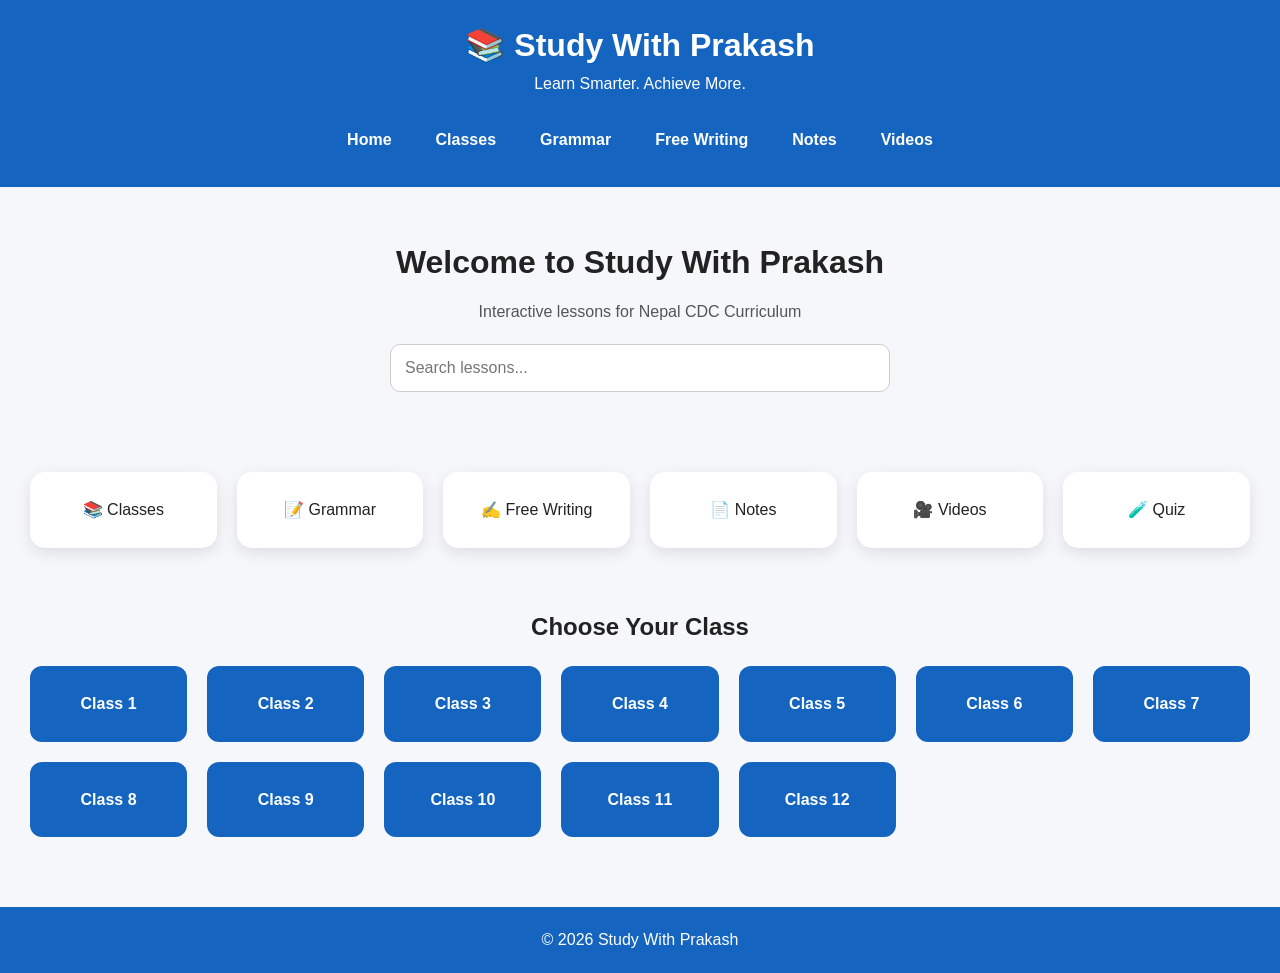
<file: index.html>
<!DOCTYPE html>
<html lang="en">
<head>
<meta charset="UTF-8">
<meta name="viewport" content="width=device-width, initial-scale=1.0">
<title>Study With Prakash</title>

<link rel="stylesheet" href="css/style.css">
    <link rel="stylesheet" href="css/theme.css">
<link rel="stylesheet" href="css/components.css">
    <link rel="stylesheet" href="css/layout.css">
<link rel="stylesheet" href="css/navigation.css">
<link rel="stylesheet" href="css/cards.css">
<link rel="stylesheet" href="css/responsive.css">
</head>

<body>

<header>
    <div class="logo">
        <h1>📚 Study With Prakash</h1>
        <p>Learn Smarter. Achieve More.</p>
    </div>

    <nav>
        <a href="#">Home</a>
        <a href="#">Classes</a>
        <a href="#">Grammar</a>
        <a href="#">Free Writing</a>
        <a href="#">Notes</a>
        <a href="#">Videos</a>
    </nav>
</header>

<section class="hero">
    <h2>Welcome to Study With Prakash</h2>
    <p>Interactive lessons for Nepal CDC Curriculum</p>

    <input
        type="text"
        id="search"
        placeholder="Search lessons...">
</section>

<section class="quick-links">

<div class="card">📚 Classes</div>
<div class="card">📝 Grammar</div>
<div class="card">✍ Free Writing</div>
<div class="card">📄 Notes</div>
<div class="card">🎥 Videos</div>
<div class="card">🧪 Quiz</div>

</section>

<section class="classes">

<h2>Choose Your Class</h2>

<div class="class-grid" id="class-grid">
</div>

</section>

<footer>

<p>© 2026 Study With Prakash</p>

</footer>

<script src="js/app.js"></script>

</body>
</html>
</file>
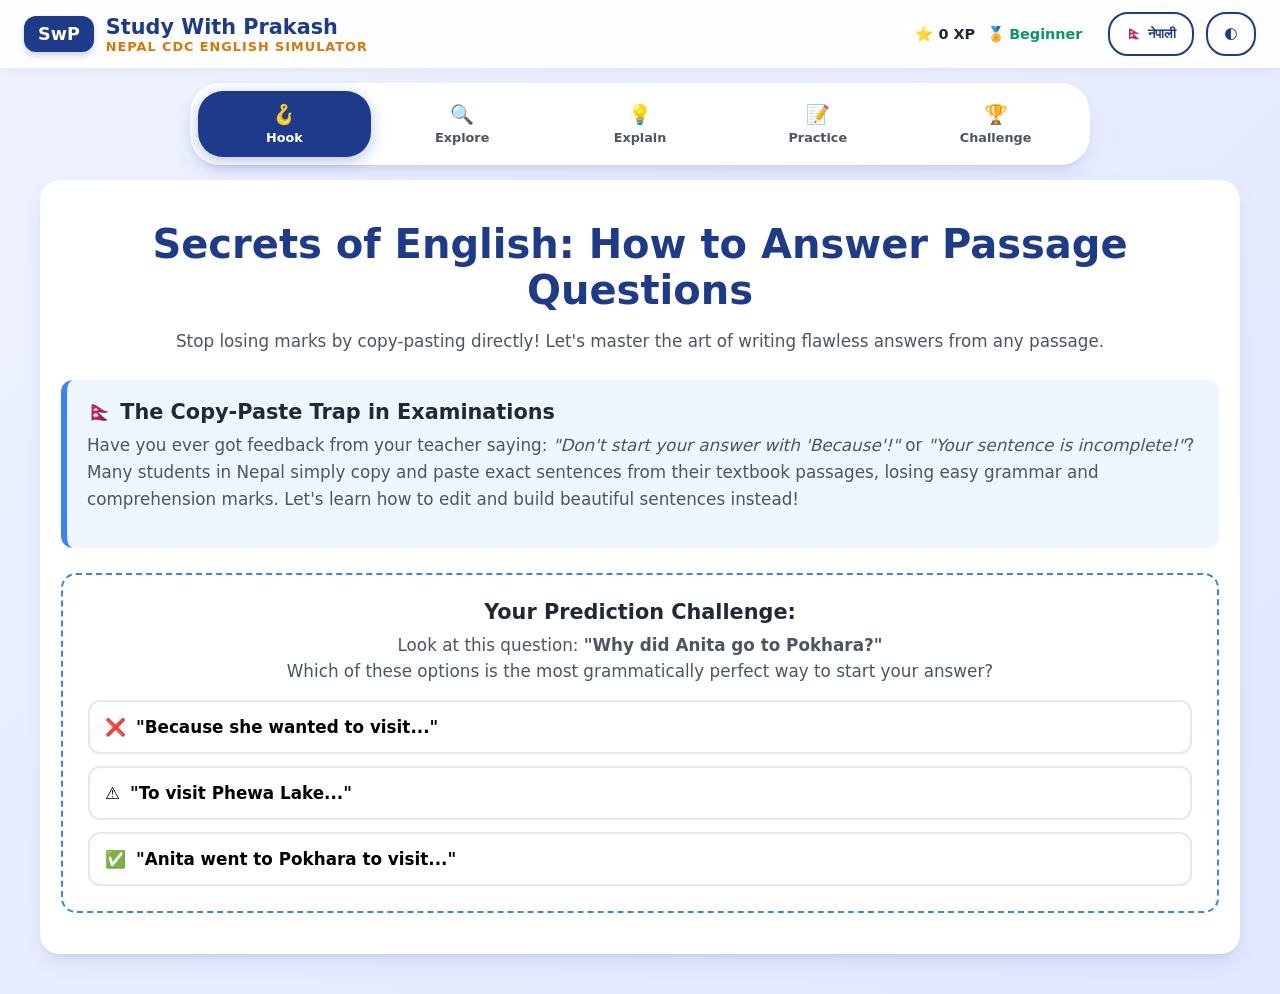
<file: simulations/class4/english/grammar/prepositions/index.html>
<!DOCTYPE html>
<html lang="en">
<head>
  <meta charset="UTF-8">
  <meta name="viewport" content="width=device-width, initial-scale=1.0">
  <title>Study With Prakash - How to Write Answers from a Passage</title>
  <style>
    :root {
      --primary: #1e3a8a; /* Deep Royal Blue */
      --primary-light: #3b82f6; /* Blue-500 */
      --accent: #d97706; /* Amber-600 */
      --success: #059669; /* Emerald-600 */
      --danger: #dc2626; /* Red-600 */
      --bg-gradient: linear-gradient(135deg, #eef2ff 0%, #e0e7ff 100%);
      --card-bg: #ffffff;
      --text-main: #1f2937;
      --text-muted: #4b5563;
      --shadow: 0 10px 25px -5px rgba(30, 58, 138, 0.1), 0 8px 10px -6px rgba(30, 58, 138, 0.1);
      --font-family: 'Noto Sans', 'Noto Sans Devanagari', system-ui, -apple-system, sans-serif;
    }

    .high-contrast {
      --primary: #000080;
      --primary-light: #0000ff;
      --accent: #ffaa00;
      --success: #008000;
      --danger: #ff0000;
      --bg-gradient: linear-gradient(135deg, #000000 0%, #111111 100%);
      --card-bg: #1c1c1c;
      --text-main: #ffffff;
      --text-muted: #dddddd;
      --shadow: 0 0 15px rgba(255, 255, 255, 0.2);
    }

    * {
      box-sizing: border-box;
      margin: 0;
      padding: 0;
      font-family: var(--font-family);
      -webkit-tap-highlight-color: transparent;
    }

    body {
      background: var(--bg-gradient);
      color: var(--text-main);
      min-height: 100vh;
      display: flex;
      flex-direction: column;
      overflow-x: hidden;
      transition: background 0.3s, color 0.3s;
    }

    /* HEADER */
    header {
      background: rgba(255, 255, 255, 0.9);
      backdrop-filter: blur(8px);
      padding: 12px 24px;
      display: flex;
      justify-content: space-between;
      align-items: center;
      box-shadow: 0 2px 10px rgba(0,0,0,0.05);
      position: sticky;
      top: 0;
      z-index: 100;
      transition: background 0.3s;
    }

    .high-contrast header {
      background: rgba(28, 28, 28, 0.95);
    }

    .brand {
      display: flex;
      align-items: center;
      gap: 12px;
    }

    .logo-container {
      background: var(--primary);
      color: white;
      font-weight: 800;
      padding: 8px 14px;
      border-radius: 12px;
      font-size: 1.1rem;
      box-shadow: 0 4px 6px rgba(30, 58, 138, 0.2);
    }

    .brand-title {
      font-size: 1.3rem;
      font-weight: 800;
      color: var(--primary);
    }
    
    .channel-tag {
      color: var(--accent);
      font-size: 0.8rem;
      text-transform: uppercase;
      letter-spacing: 1px;
      font-weight: 700;
    }

    .controls-top {
      display: flex;
      align-items: center;
      gap: 12px;
    }

    button.btn-header {
      background: var(--card-bg);
      border: 2px solid var(--primary);
      color: var(--primary);
      padding: 8px 16px;
      border-radius: 20px;
      font-weight: 700;
      cursor: pointer;
      display: flex;
      align-items: center;
      gap: 6px;
      transition: all 0.2s;
      min-height: 44px;
    }

    button.btn-header:hover {
      background: var(--primary);
      color: white;
      transform: translateY(-2px);
    }

    /* GAMIFICATION BAR */
    .gamification-bar {
      display: flex;
      align-items: center;
      gap: 12px;
      background: rgba(255, 255, 255, 0.5);
      padding: 6px 14px;
      border-radius: 15px;
      font-size: 0.9rem;
      font-weight: bold;
    }
    .high-contrast .gamification-bar {
      background: rgba(255, 255, 255, 0.1);
    }

    .xp-badge {
      background: var(--accent);
      color: white;
      padding: 2px 8px;
      border-radius: 10px;
      font-weight: 800;
    }

    .badge-unlocked {
      display: flex;
      align-items: center;
      gap: 4px;
      color: var(--success);
    }

    /* 5E NAVIGATION TABS */
    .nav-tabs {
      display: flex;
      justify-content: center;
      background: var(--card-bg);
      padding: 8px;
      margin: 15px auto;
      border-radius: 30px;
      max-width: 900px;
      width: 95%;
      box-shadow: var(--shadow);
      gap: 5px;
    }

    .tab-btn {
      flex: 1;
      border: none;
      background: transparent;
      padding: 12px 8px;
      font-size: 1rem;
      font-weight: 700;
      border-radius: 25px;
      cursor: pointer;
      color: var(--text-muted);
      transition: all 0.3s ease;
      display: flex;
      flex-direction: column;
      align-items: center;
      gap: 4px;
      min-height: 52px;
      justify-content: center;
    }

    .tab-btn span.tab-icon {
      font-size: 1.2rem;
    }

    .tab-btn span.tab-label {
      font-size: 0.8rem;
    }

    .tab-btn.active {
      background: var(--primary);
      color: white;
      box-shadow: 0 4px 15px rgba(30, 58, 138, 0.3);
    }

    /* MAIN CONTAINER */
    main {
      flex: 1;
      max-width: 1200px;
      width: 95%;
      margin: 0 auto 40px auto;
      display: flex;
      flex-direction: column;
    }

    .screen {
      display: none;
      animation: fadeIn 0.4s ease-out forwards;
    }

    .screen.active {
      display: block;
    }

    @keyframes fadeIn {
      from { opacity: 0; transform: translateY(15px); }
      to { opacity: 1; transform: translateY(0); }
    }

    /* CARDS & LAYOUT */
    .grid-2 {
      display: grid;
      grid-template-columns: 1.1fr 0.9fr;
      gap: 24px;
    }

    @media (max-width: 850px) {
      .grid-2 {
        grid-template-columns: 1fr;
      }
      .nav-tabs {
        border-radius: 15px;
        flex-wrap: wrap;
      }
      .tab-btn {
        flex: unset;
        width: 30%;
      }
    }

    .card {
      background: var(--card-bg);
      border-radius: 20px;
      padding: 24px;
      box-shadow: var(--shadow);
      border: 1px solid rgba(255,255,255,0.4);
      transition: background 0.3s, border 0.3s;
    }

    .high-contrast .card {
      border: 2px solid white;
    }

    h2 {
      color: var(--primary);
      font-size: 1.8rem;
      margin-bottom: 12px;
      display: flex;
      align-items: center;
      gap: 8px;
    }

    h3 {
      font-size: 1.3rem;
      margin-bottom: 8px;
      color: var(--text-main);
    }

    p {
      line-height: 1.6;
      color: var(--text-muted);
      margin-bottom: 15px;
      font-size: 1.05rem;
    }

    /* SCREEN 1: HOOK (ENGAGE) */
    .hook-hero {
      text-align: center;
      padding: 40px 20px;
    }

    .hook-title {
      font-size: 2.5rem;
      font-weight: 900;
      color: var(--primary);
      margin-bottom: 15px;
      animation: pulse 2.5s infinite alternate;
    }

    @keyframes pulse {
      0% { transform: scale(1); }
      100% { transform: scale(1.02); }
    }

    .nepal-context-box {
      background: #eff6ff;
      border-left: 6px solid var(--primary-light);
      padding: 20px;
      border-radius: 12px;
      margin: 25px 0;
      text-align: left;
    }
    .high-contrast .nepal-context-box {
      background: #001133;
      border-left: 6px solid var(--primary-light);
    }

    .prediction-area {
      background: var(--card-bg);
      border: 2px dashed var(--primary-light);
      border-radius: 15px;
      padding: 25px;
      margin-top: 25px;
    }

    .options-grid {
      display: grid;
      grid-template-columns: 1fr;
      gap: 12px;
      margin-top: 15px;
    }

    .btn-option {
      background: var(--card-bg);
      border: 2px solid #e5e7eb;
      padding: 15px;
      border-radius: 12px;
      font-size: 1.05rem;
      font-weight: 700;
      cursor: pointer;
      transition: all 0.2s;
      text-align: left;
      display: flex;
      align-items: center;
      gap: 10px;
    }

    .btn-option:hover {
      border-color: var(--primary);
      background: #eff6ff;
    }

    .btn-option.selected {
      border-color: var(--primary);
      background: var(--primary);
      color: white;
    }

    /* SCREEN 2: EXPLORE (THE SCANNING & MORPHING LAB) */
    .explore-panel {
      display: flex;
      flex-direction: column;
      gap: 20px;
    }

    .passage-container {
      background: #fafafa;
      border: 2px solid #e5e7eb;
      border-radius: 15px;
      padding: 20px;
      position: relative;
    }
    .high-contrast .passage-container {
      background: #111;
      border-color: white;
    }

    .passage-title {
      font-size: 1.1rem;
      font-weight: 800;
      text-transform: uppercase;
      letter-spacing: 0.5px;
      color: var(--primary);
      margin-bottom: 12px;
      border-bottom: 2px solid #e5e7eb;
      padding-bottom: 6px;
    }

    .passage-text {
      font-size: 1.15rem;
      line-height: 1.8;
      color: var(--text-main);
    }

    /* Interactive scanning sentences */
    .scan-sentence {
      cursor: pointer;
      padding: 2px 4px;
      border-radius: 4px;
      transition: all 0.2s;
      background: transparent;
      display: inline;
    }

    .scan-sentence:hover {
      background: #fef08a; /* Soft Yellow Hover */
      color: black;
    }

    .scan-sentence.active-clue {
      background: #fef08a; /* Highlight Yellow */
      border-bottom: 2px dashed #ca8a04;
      color: black;
      font-weight: bold;
    }

    /* Target Question Container */
    .question-banner {
      background: var(--primary);
      color: white;
      padding: 15px 20px;
      border-radius: 12px;
      font-weight: 800;
      font-size: 1.2rem;
      display: flex;
      align-items: center;
      gap: 10px;
      box-shadow: 0 4px 6px rgba(0,0,0,0.05);
    }

    /* MORPHING LAB */
    .morph-visualizer {
      background: #f8fafc;
      border: 2px solid #e2e8f0;
      border-radius: 15px;
      padding: 20px;
    }
    .high-contrast .morph-visualizer {
      background: #181818;
      border-color: white;
    }

    .morph-step {
      display: flex;
      flex-direction: column;
      gap: 6px;
      margin-bottom: 15px;
      padding-bottom: 15px;
      border-bottom: 1px dashed #cbd5e1;
      animation: slideIn 0.3s ease-out forwards;
    }

    .morph-step:last-child {
      border-bottom: none;
      margin-bottom: 0;
      padding-bottom: 0;
    }

    @keyframes slideIn {
      from { opacity: 0; transform: translateY(10px); }
      to { opacity: 1; transform: translateY(0); }
    }

    .step-header {
      font-size: 0.85rem;
      text-transform: uppercase;
      font-weight: 800;
      letter-spacing: 0.5px;
      display: flex;
      align-items: center;
      gap: 6px;
    }

    .step-content {
      font-size: 1.15rem;
      font-weight: 700;
      padding: 10px 14px;
      border-radius: 8px;
    }

    .step-badge {
      padding: 2px 8px;
      border-radius: 12px;
      font-size: 0.75rem;
      color: white;
      font-weight: bold;
    }

    .btn-morph-action {
      background: var(--accent);
      color: white;
      font-size: 1.1rem;
      font-weight: bold;
      border: none;
      padding: 12px 24px;
      border-radius: 25px;
      cursor: pointer;
      width: 100%;
      transition: all 0.2s;
      margin-top: 15px;
      min-height: 48px;
    }

    .btn-morph-action:hover {
      background: #b45309;
      transform: translateY(-2px);
    }

    .btn-morph-action:disabled {
      background: #cbd5e1;
      color: #94a3b8;
      cursor: not-allowed;
      transform: none;
    }

    /* SCREEN 3: EXPLAIN (RULES OF THE GAME) */
    .explain-grid {
      display: grid;
      grid-template-columns: repeat(auto-fit, minmax(280px, 1fr));
      gap: 24px;
    }

    .explain-card {
      border-top: 6px solid var(--primary-light);
      display: flex;
      flex-direction: column;
      justify-content: space-between;
      min-height: 280px;
    }

    .rule-icon {
      font-size: 2.5rem;
      margin-bottom: 12px;
    }

    .rule-example-box {
      background: #f1f5f9;
      padding: 12px;
      border-radius: 10px;
      margin-top: 15px;
      font-size: 0.95rem;
    }
    .high-contrast .rule-example-box {
      background: #333;
    }

    /* SCREEN 4: PRACTICE (QUIZ) */
    .quiz-container {
      max-width: 900px;
      margin: 0 auto;
    }

    .quiz-question {
      font-size: 1.3rem;
      font-weight: bold;
      margin-bottom: 20px;
    }

    .quiz-options {
      display: grid;
      grid-template-columns: 1fr;
      gap: 12px;
    }

    .quiz-opt-btn {
      background: var(--card-bg);
      border: 2px solid #e5e7eb;
      padding: 16px;
      border-radius: 12px;
      text-align: left;
      font-size: 1.1rem;
      cursor: pointer;
      transition: all 0.2s;
      font-weight: 600;
    }

    .quiz-opt-btn:hover {
      border-color: var(--primary-light);
      background: #eff6ff;
    }

    .quiz-opt-btn.correct {
      background: #d1fae5;
      border-color: var(--success);
      color: #065f46;
    }

    .quiz-opt-btn.wrong {
      background: #fee2e2;
      border-color: var(--danger);
      color: #991b1b;
    }

    .feedback-box {
      margin-top: 20px;
      padding: 15px;
      border-radius: 10px;
      display: none;
      animation: fadeIn 0.3s;
    }

    /* SCREEN 5: CHALLENGE */
    .challenge-card {
      border: 2px solid var(--accent);
      background: linear-gradient(to bottom right, #ffffff, #fffbeb);
      position: relative;
      overflow: hidden;
    }
    .high-contrast .challenge-card {
      background: #111;
      border-color: var(--accent);
    }

    .challenge-card::before {
      content: '📝';
      position: absolute;
      right: 15px;
      top: 15px;
      font-size: 4rem;
      opacity: 0.15;
    }

    /* DIALOGS / POPUPS */
    .overlay {
      position: fixed;
      top: 0;
      left: 0;
      right: 0;
      bottom: 0;
      background: rgba(0,0,0,0.6);
      z-index: 1000;
      display: flex;
      justify-content: center;
      align-items: center;
      opacity: 0;
      pointer-events: none;
      transition: opacity 0.3s ease;
    }

    .overlay.active {
      opacity: 1;
      pointer-events: auto;
    }

    .modal {
      background: var(--card-bg);
      border-radius: 20px;
      max-width: 500px;
      width: 90%;
      padding: 30px;
      text-align: center;
      box-shadow: 0 20px 25px -5px rgba(0,0,0,0.3);
      transform: scale(0.9);
      transition: transform 0.3s ease;
    }

    .overlay.active .modal {
      transform: scale(1);
    }

    .modal-icon {
      font-size: 4rem;
      margin-bottom: 15px;
    }

    .btn-action {
      background: var(--primary);
      color: white;
      padding: 12px 24px;
      border: none;
      border-radius: 30px;
      font-size: 1.1rem;
      font-weight: 700;
      cursor: pointer;
      margin-top: 20px;
      box-shadow: 0 4px 6px rgba(30, 58, 138, 0.2);
    }

    .btn-action:hover {
      background: var(--primary-light);
    }

    /* FOOTER */
    footer {
      text-align: center;
      padding: 20px;
      background: rgba(255,255,255,0.8);
      font-size: 0.9rem;
      font-weight: 500;
      margin-top: auto;
    }
    .high-contrast footer {
      background: #111;
    }

    .flex-center {
      display: flex;
      align-items: center;
      justify-content: center;
      gap: 10px;
    }

    .badge {
      padding: 4px 10px;
      border-radius: 8px;
      font-weight: 700;
      font-size: 0.8rem;
    }

    .badge-blue { background: #dbeafe; color: #1e3a8a; }
    .badge-amber { background: #fef3c7; color: #b45309; }
  </style>
</head>
<body>

  <!-- HEADER -->
  <header>
    <div class="brand">
      <div class="logo-container">SwP</div>
      <div>
        <div class="brand-title">Study With Prakash</div>
        <div class="channel-tag" id="tag-sub">Nepal CDC English Simulator</div>
      </div>
    </div>

    <!-- GAMIFICATION AND SETTINGS -->
    <div class="controls-top">
      <div class="gamification-bar">
        <span>⭐ <span id="xp-val">0</span> XP</span>
        <span class="badge-unlocked" id="badge-alert">🏅 <span id="badge-name">Beginner</span></span>
      </div>
      <button class="btn-header" id="lang-btn" onclick="toggleLanguage()">
        🇳🇵 नेपाली
      </button>
      <button class="btn-header" id="contrast-btn" onclick="toggleContrast()" aria-label="Contrast Toggle">
        🌓
      </button>
    </div>
  </header>

  <!-- 5E NAVIGATION TABS -->
  <nav class="nav-tabs" aria-label="Simulation Stage Navigation">
    <button class="tab-btn active" onclick="switchTab(0)" id="tab-0">
      <span class="tab-icon">🪝</span>
      <span class="tab-label" id="lbl-tab-0">Hook</span>
    </button>
    <button class="tab-btn" onclick="switchTab(1)" id="tab-1">
      <span class="tab-icon">🔍</span>
      <span class="tab-label" id="lbl-tab-1">Explore</span>
    </button>
    <button class="tab-btn" onclick="switchTab(2)" id="tab-2">
      <span class="tab-icon">💡</span>
      <span class="tab-label" id="lbl-tab-2">Explain</span>
    </button>
    <button class="tab-btn" onclick="switchTab(3)" id="tab-3">
      <span class="tab-icon">📝</span>
      <span class="tab-label" id="lbl-tab-3">Practice</span>
    </button>
    <button class="tab-btn" onclick="switchTab(4)" id="tab-4">
      <span class="tab-icon">🏆</span>
      <span class="tab-label" id="lbl-tab-4">Challenge</span>
    </button>
  </nav>

  <!-- MAIN SCENE CONTAINER -->
  <main>
    
    <!-- SCREEN 1: HOOK (ENGAGE) -->
    <div id="screen-0" class="screen active">
      <div class="hook-hero card">
        <h1 class="hook-title" id="hk-title">Secrets of English: How to Answer Passage Questions</h1>
        <p id="hk-subtitle">Stop losing marks by copy-pasting directly! Let's master the art of writing flawless answers from any passage.</p>
        
        <!-- Local Nepal Context -->
        <div class="nepal-context-box">
          <h3 id="hk-np-heading">🇳🇵 The Copy-Paste Trap in Examinations</h3>
          <p id="hk-np-body">Have you ever got feedback from your teacher saying: <i>"Don't start your answer with 'Because'!"</i> or <i>"Your sentence is incomplete!"</i>? Many students in Nepal simply copy and paste exact sentences from their textbook passages, losing easy grammar and comprehension marks. Let's learn how to edit and build beautiful sentences instead!</p>
        </div>

        <!-- Interactive Prediction Activity -->
        <div class="prediction-area">
          <h3 id="hk-pred-q">Your Prediction Challenge:</h3>
          <p id="hk-pred-desc">Look at this question: <b>"Why did Anita go to Pokhara?"</b><br>Which of these options is the most grammatically perfect way to start your answer?</p>
          <div class="options-grid">
            <button class="btn-option" onclick="makePrediction('because')" id="opt-because">
              <span>❌</span> <span>"Because she wanted to visit..."</span>
            </button>
            <button class="btn-option" onclick="makePrediction('to')" id="opt-to">
              <span>⚠️</span> <span>"To visit Phewa Lake..."</span>
            </button>
            <button class="btn-option" onclick="makePrediction('anita')" id="opt-anita">
              <span>✅</span> <span>"Anita went to Pokhara to visit..."</span>
            </button>
          </div>
          <div id="prediction-feedback" class="feedback-box" style="margin-top:20px;"></div>
        </div>
      </div>
    </div>

    <!-- SCREEN 2: EXPLORE (SCANNING & MORPHING LAB) -->
    <div id="screen-1" class="screen">
      <div class="grid-2">
        
        <!-- Interactive Passage Scanner -->
        <div class="explore-panel">
          <div class="question-banner">
            <span>❓</span>
            <span id="target-question">Target Question: Why did Pasang visit Namche Bazaar?</span>
          </div>

          <div class="passage-container card">
            <div class="passage-title" id="p-title">A Journey to Everest Region</div>
            <div class="passage-text" id="p-body">
              <span class="scan-sentence" id="s1" onclick="scanSentence(1)">Pasang was a smart young boy from Solukhumbu.</span> 
              <span class="scan-sentence" id="s2"

                <section id="activity1" class="card">

    <h2>🐱 Activity 1 - Where is the Cat?</h2>

    <div id="playground">

        <div id="cat">🐱</div>

        <div id="box">📦</div>

    </div>

    <p id="sentence">
        The cat is ____ the box.
    </p>

    <div class="button-group">

        <button id="btnIn">IN</button>

        <button id="btnOn">ON</button>

        <button id="btnUnder">UNDER</button>

        <button id="btnBehind">BEHIND</button>

    </div>

              </section>
</file>
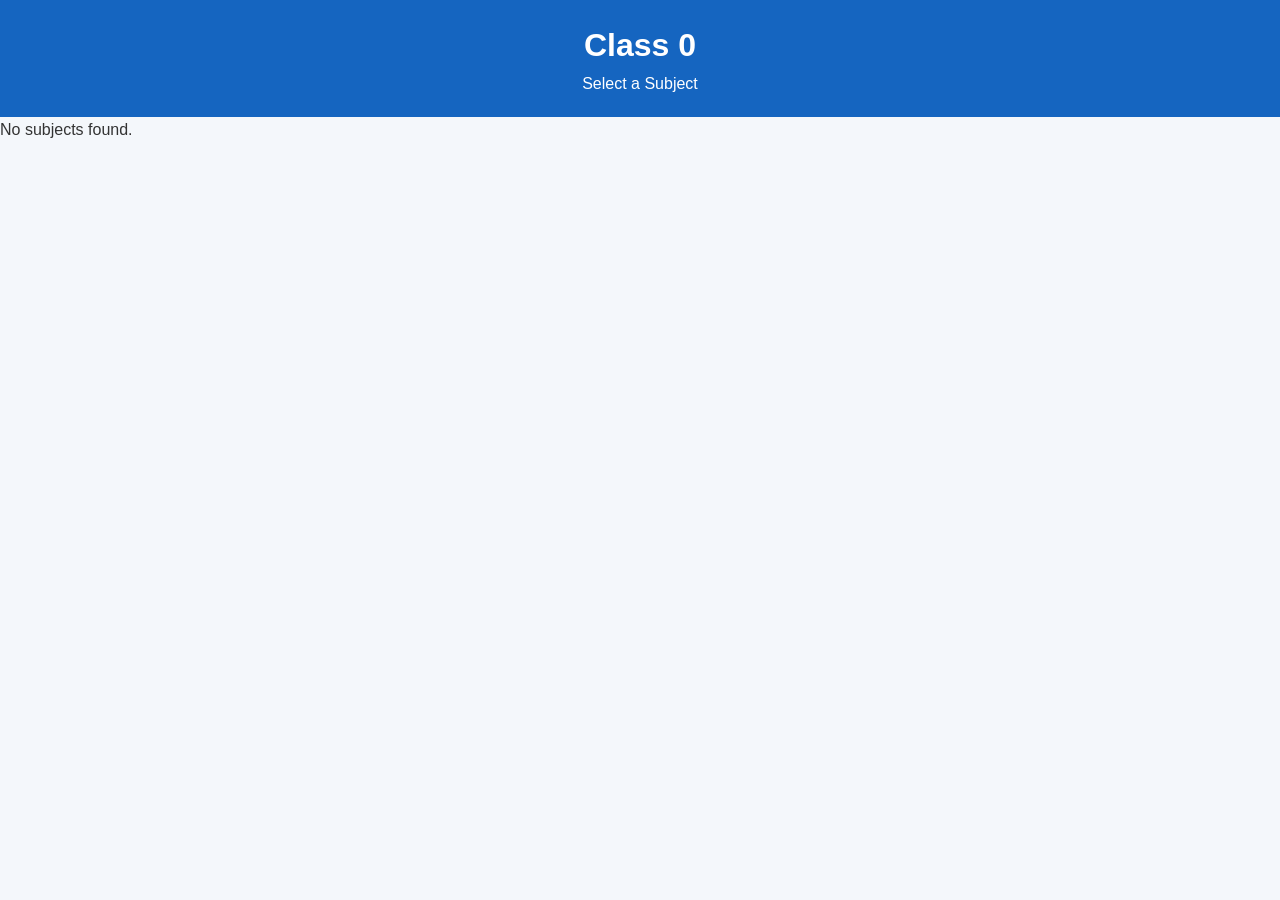
<file: pages/class.html>
<!DOCTYPE html>
<html lang="en">
<head>
    <meta charset="UTF-8">
    <meta name="viewport" content="width=device-width, initial-scale=1.0">
    <title>Study With Prakash - Class</title>
    <link rel="stylesheet" href="../css/style.css">
    <link rel="stylesheet" href="../css/layout.css">
<link rel="stylesheet" href="../css/navigation.css">
<link rel="stylesheet" href="../css/cards.css">
<link rel="stylesheet" href="../css/responsive.css">
</head>
<body>

<header>
    <h1 id="class-title">Class</h1>
    <p>Select a Subject</p>
</header>

<main>
    <div class="class-grid" id="subject-grid"></div>
</main>

<script src="../js/class.js"></script>

</body>
</html>
</file>
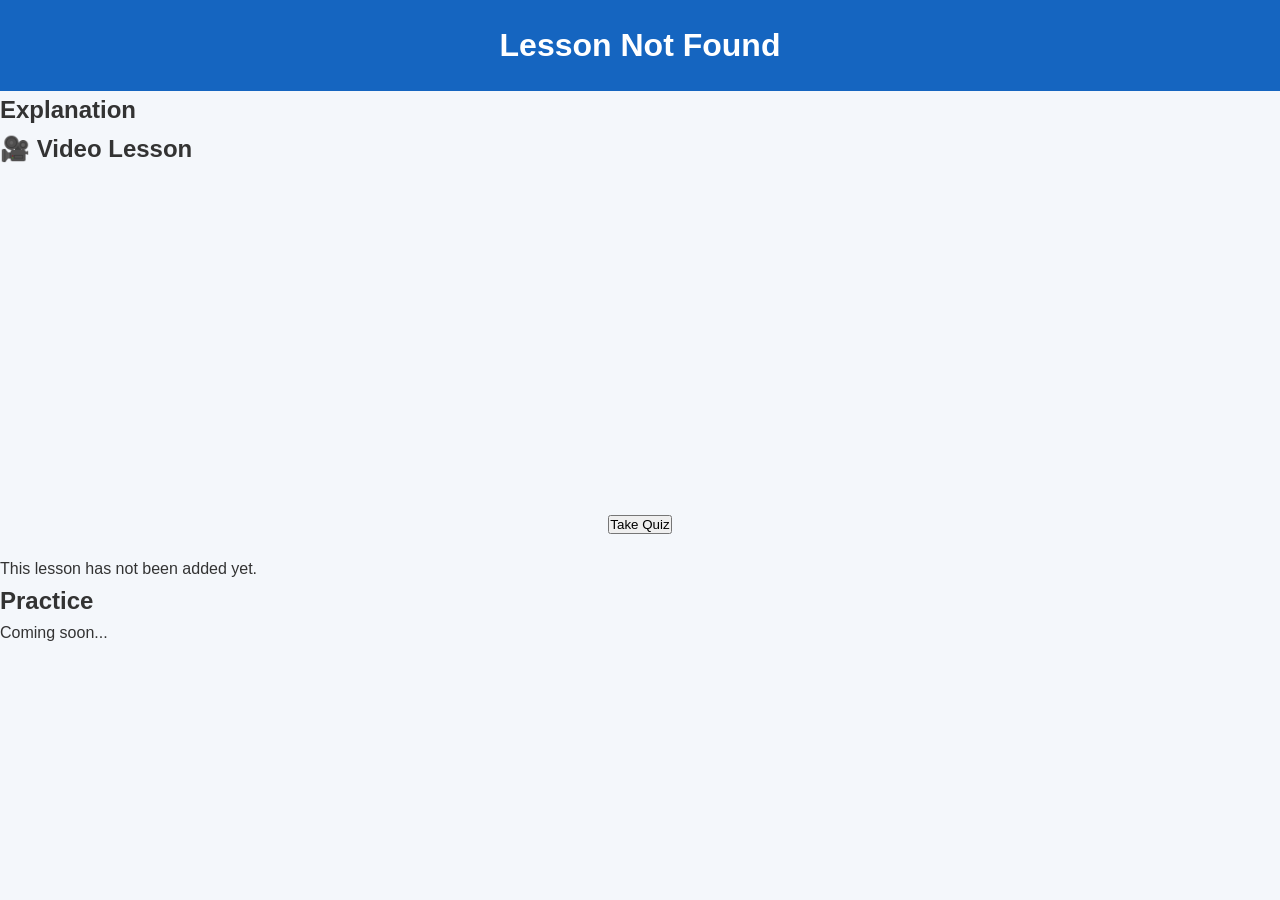
<file: pages/lesson.html>
<!DOCTYPE html>
<html lang="en">
<head>
<meta charset="UTF-8">
<meta name="viewport" content="width=device-width, initial-scale=1.0">

<title>Lesson - Study With Prakash</title>

<link rel="stylesheet" href="../css/style.css">
    <link rel="stylesheet" href="../css/layout.css">
<link rel="stylesheet" href="../css/navigation.css">
<link rel="stylesheet" href="../css/cards.css">
<link rel="stylesheet" href="../css/responsive.css">
</head>

<body>

<header>
    <h1 id="lesson-title">Lesson</h1>
</header>

<main>

<div class="lesson-box">

<h2>Explanation</h2>
    <div class="lesson-box">
    <h2>🎥 Video Lesson</h2>

    <iframe
        id="lesson-video"
        width="100%"
        height="315"
        src=""
        frameborder="0"
        allowfullscreen>
        <div class="lesson-box">
    <h2>🎮 Interactive Simulation</h2>

    <button id="simulationButton" style="display:none;">
        ▶ Start Interactive Simulation
    </button>

    <p id="simulationMessage">
        No simulation available for this lesson.
    </p>
        </div>
    </iframe>
<div style="text-align:center; margin:20px;">
    <button id="quizButton">Take Quiz</button>
</div>
    </div>
<p id="lesson-content">
Lesson content will appear here.
</p>

</div>


<div class="lesson-box">

<h2>Practice</h2>
<div id="practice">
Coming soon...
</div>

</div>

</main>


<script src="../js/lesson.js"></script>

</body>
</html>
</file>
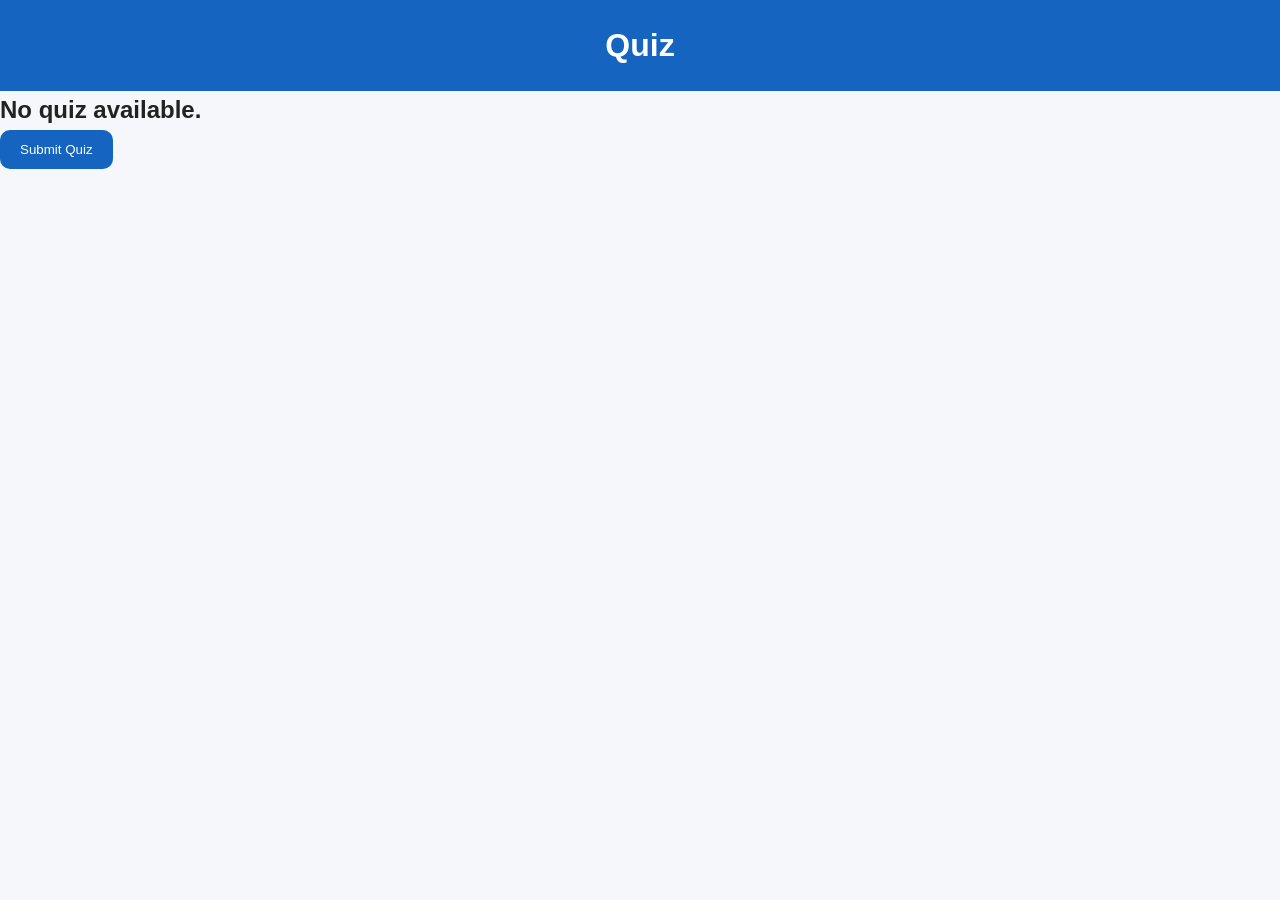
<file: pages/quiz.html>
<!DOCTYPE html>
<html>
<head>
    <title>Quiz</title>
    <link rel="stylesheet" href="../css/style.css">
    <link rel="stylesheet" href="../css/theme.css">
    <link rel="stylesheet" href="../css/components.css">
    <link rel="stylesheet" href="../css/layout.css">
<link rel="stylesheet" href="../css/navigation.css">
<link rel="stylesheet" href="../css/cards.css">
<link rel="stylesheet" href="../css/responsive.css">
</head>

<body>

<header>
<h1>Quiz</h1>
</header>

<main>

<div id="quiz-container"></div>

<button id="submit-btn">Submit Quiz</button>

<h2 id="score"></h2>

</main>

<script src="../js/quiz.js"></script>

</body>
</html>
</file>
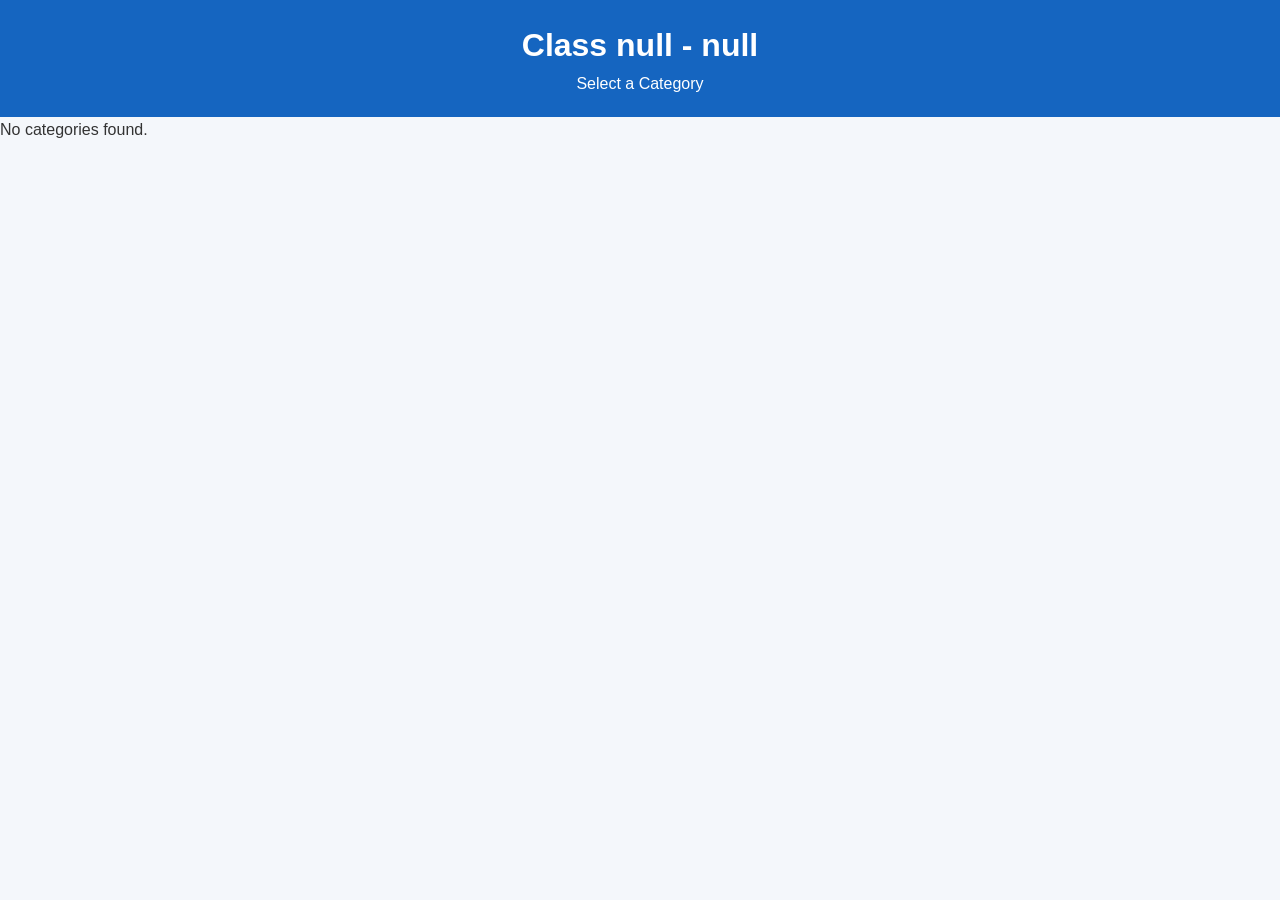
<file: pages/subject.html>
<!DOCTYPE html>
<html lang="en">
<head>
    <meta charset="UTF-8">
    <meta name="viewport" content="width=device-width, initial-scale=1.0">
    <title>Study With Prakash</title>
    <link rel="stylesheet" href="../css/style.css">
    <link rel="stylesheet" href="../css/layout.css">
<link rel="stylesheet" href="../css/navigation.css">
<link rel="stylesheet" href="../css/cards.css">
<link rel="stylesheet" href="../css/responsive.css">
</head>
<body>

<header>
    <h1 id="subject-title">Subject</h1>
    <p>Select a Category</p>
</header>

<main>
    <div class="class-grid" id="category-grid"></div>
</main>

<script src="../js/categories.js"></script>

</body>
</html>
</file>
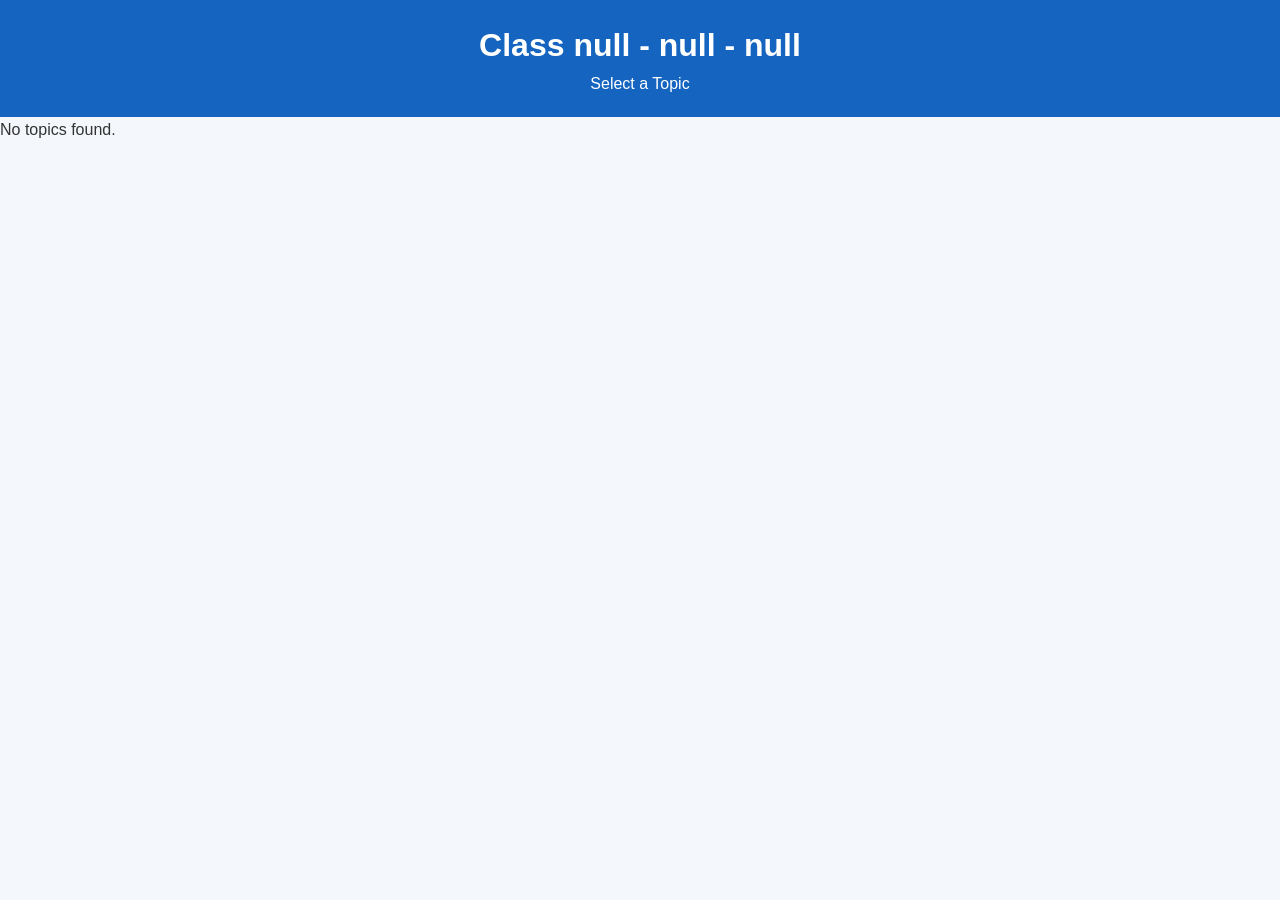
<file: pages/topics.html>
<!DOCTYPE html>
<html lang="en">
<head>
    <meta charset="UTF-8">
    <meta name="viewport" content="width=device-width, initial-scale=1.0">
    <title>Study With Prakash</title>
    <link rel="stylesheet" href="../css/style.css">
    <link rel="stylesheet" href="../css/layout.css">
<link rel="stylesheet" href="../css/navigation.css">
<link rel="stylesheet" href="../css/cards.css">
<link rel="stylesheet" href="../css/responsive.css">
</head>
<body>

<header>
    <h1 id="page-title">Topics</h1>
    <p>Select a Topic</p>
</header>

<main>
    <div class="class-grid" id="topic-grid"></div>
</main>

<script src="../js/topics.js"></script>

</body>
</html>
</file>
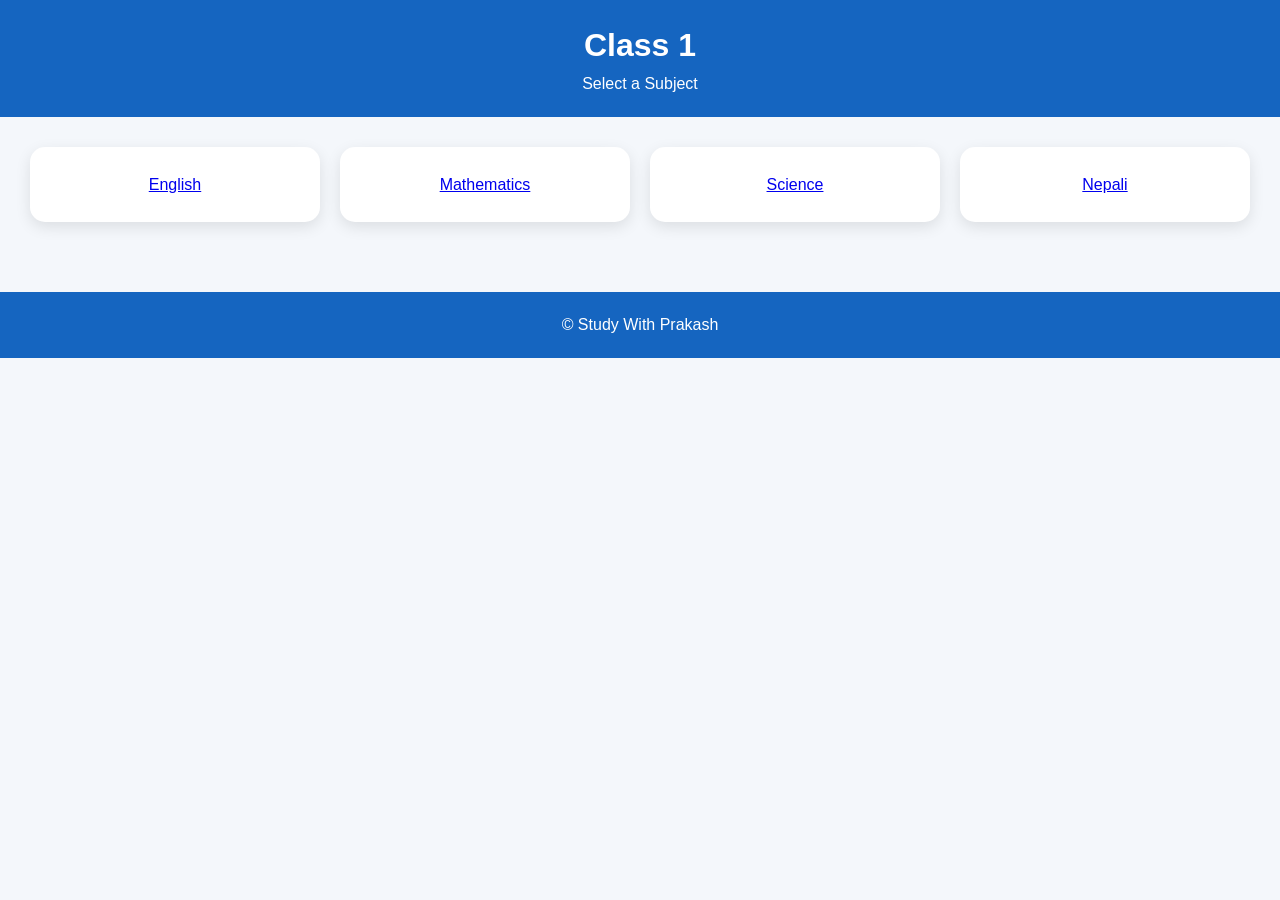
<file: pages/classes/class1.html>
<!DOCTYPE html>
<html lang="en">
<head>
<meta charset="UTF-8">
<meta name="viewport" content="width=device-width, initial-scale=1.0">
<title>Class 1</title>
<link rel="stylesheet" href="../../css/style.css">
</head>

<body>

<header>
<h1>Class 1</h1>
<p>Select a Subject</p>
</header>

<section class="quick-links">

<a class="card" href="#">English</a>
<a class="card" href="#">Mathematics</a>
<a class="card" href="#">Science</a>
<a class="card" href="#">Nepali</a>

</section>

<footer>
<p>© Study With Prakash</p>
</footer>

</body>
</html>
</file>
<file: css/style.css>
*{
    margin:0;
    padding:0;
    box-sizing:border-box;
    font-family:Arial,Helvetica,sans-serif;
}

body{
    background:#f4f7fb;
    color:#333;
    line-height:1.6;
}

/* Header */
header{
    background:#1565c0;
    color:white;
    padding:20px;
    text-align:center;
}

header h1{
    font-size:2rem;
}

nav{
    margin-top:15px;
}

nav a{
    color:white;
    text-decoration:none;
    margin:0 12px;
    font-weight:bold;
}

nav a:hover{
    text-decoration:underline;
}

/* Hero */
.hero{
    text-align:center;
    padding:50px 20px;
}

.hero h2{
    font-size:2rem;
    margin-bottom:10px;
}

.hero p{
    margin-bottom:20px;
    color:#555;
}

#search{
    width:90%;
    max-width:500px;
    padding:14px;
    border:1px solid #ccc;
    border-radius:10px;
    font-size:16px;
}

/* Quick Links */
.quick-links{
    display:grid;
    grid-template-columns:repeat(auto-fit,minmax(170px,1fr));
    gap:20px;
    padding:30px;
}

.card{
    background:white;
    padding:25px;
    text-align:center;
    border-radius:15px;
    box-shadow:0 5px 15px rgba(0,0,0,.1);
    cursor:pointer;
    transition:.3s;
}

.card:hover{
    transform:translateY(-6px);
}

/* Classes */
.classes{
    padding:30px;
}

.classes h2{
    text-align:center;
    margin-bottom:20px;
}

.class-grid{
    display:grid;
    grid-template-columns:repeat(auto-fit,minmax(140px,1fr));
    gap:20px;
}

.class-card{
    background:#1565c0;
    color:white;
    padding:25px;
    text-align:center;
    border-radius:12px;
    font-weight:bold;
    cursor:pointer;
    transition:.3s;
}

.class-card:hover{
    background:#0d47a1;
    transform:scale(1.05);
}

/* Footer */
footer{
    background:#1565c0;
    color:white;
    text-align:center;
    padding:20px;
    margin-top:40px;
}

/* Mobile */
@media(max-width:768px){

nav{
    display:flex;
    flex-wrap:wrap;
    justify-content:center;
    gap:10px;
}

header h1{
    font-size:1.6rem;
}

.hero h2{
    font-size:1.5rem;
}

}
</file>
<file: css/theme.css>
:root{
    --primary:#1565C0;
    --secondary:#42A5F5;
    --background:#F5F7FA;
    --card:#FFFFFF;
    --text:#222;
}

body{
    background:var(--background);
    color:var(--text);
}

header,
footer{
    background:var(--primary);
}

.class-card{
    background:var(--primary);
}

.class-card:hover{
    background:var(--secondary);
}
</file>
<file: css/components.css>
.lesson-box{
    background:white;
    border-radius:15px;
    padding:20px;
    margin:20px;
    box-shadow:0 5px 15px rgba(0,0,0,.1);
}

button{
    background:#1565C0;
    color:white;
    border:none;
    padding:12px 20px;
    border-radius:10px;
    cursor:pointer;
}

button:hover{
    opacity:.9;
}

input{
    border-radius:10px;
}
</file>
<file: css/layout.css>
.container{
    width:95%;
    max-width:1200px;
    margin:auto;
}

.section{
    margin:40px 0;
}

.flex{
    display:flex;
}

.grid{
    display:grid;
    gap:20px;
}

.center{
    text-align:center;
}

.hidden{
    display:none;
}
</file>
<file: css/navigation.css>
nav{
    display:flex;
    justify-content:center;
    align-items:center;
    gap:20px;
    flex-wrap:wrap;
    padding:15px;
}

nav a{
    color:white;
    text-decoration:none;
    font-weight:bold;
    transition:.3s;
}

nav a:hover{
    color:#FFD54F;
}
</file>
<file: css/cards.css>
.card,
.class-card,
.lesson-box{
    transition:.3s;
}

.card:hover,
.class-card:hover,
.lesson-box:hover{
    transform:translateY(-5px);
    box-shadow:0 10px 25px rgba(0,0,0,.15);
}
</file>
<file: css/responsive.css>
@media(max-width:768px){

.hero h2{
    font-size:1.6rem;
}

nav{
    flex-direction:column;
}

.class-grid{
    grid-template-columns:repeat(2,1fr);
}

}
</file>
